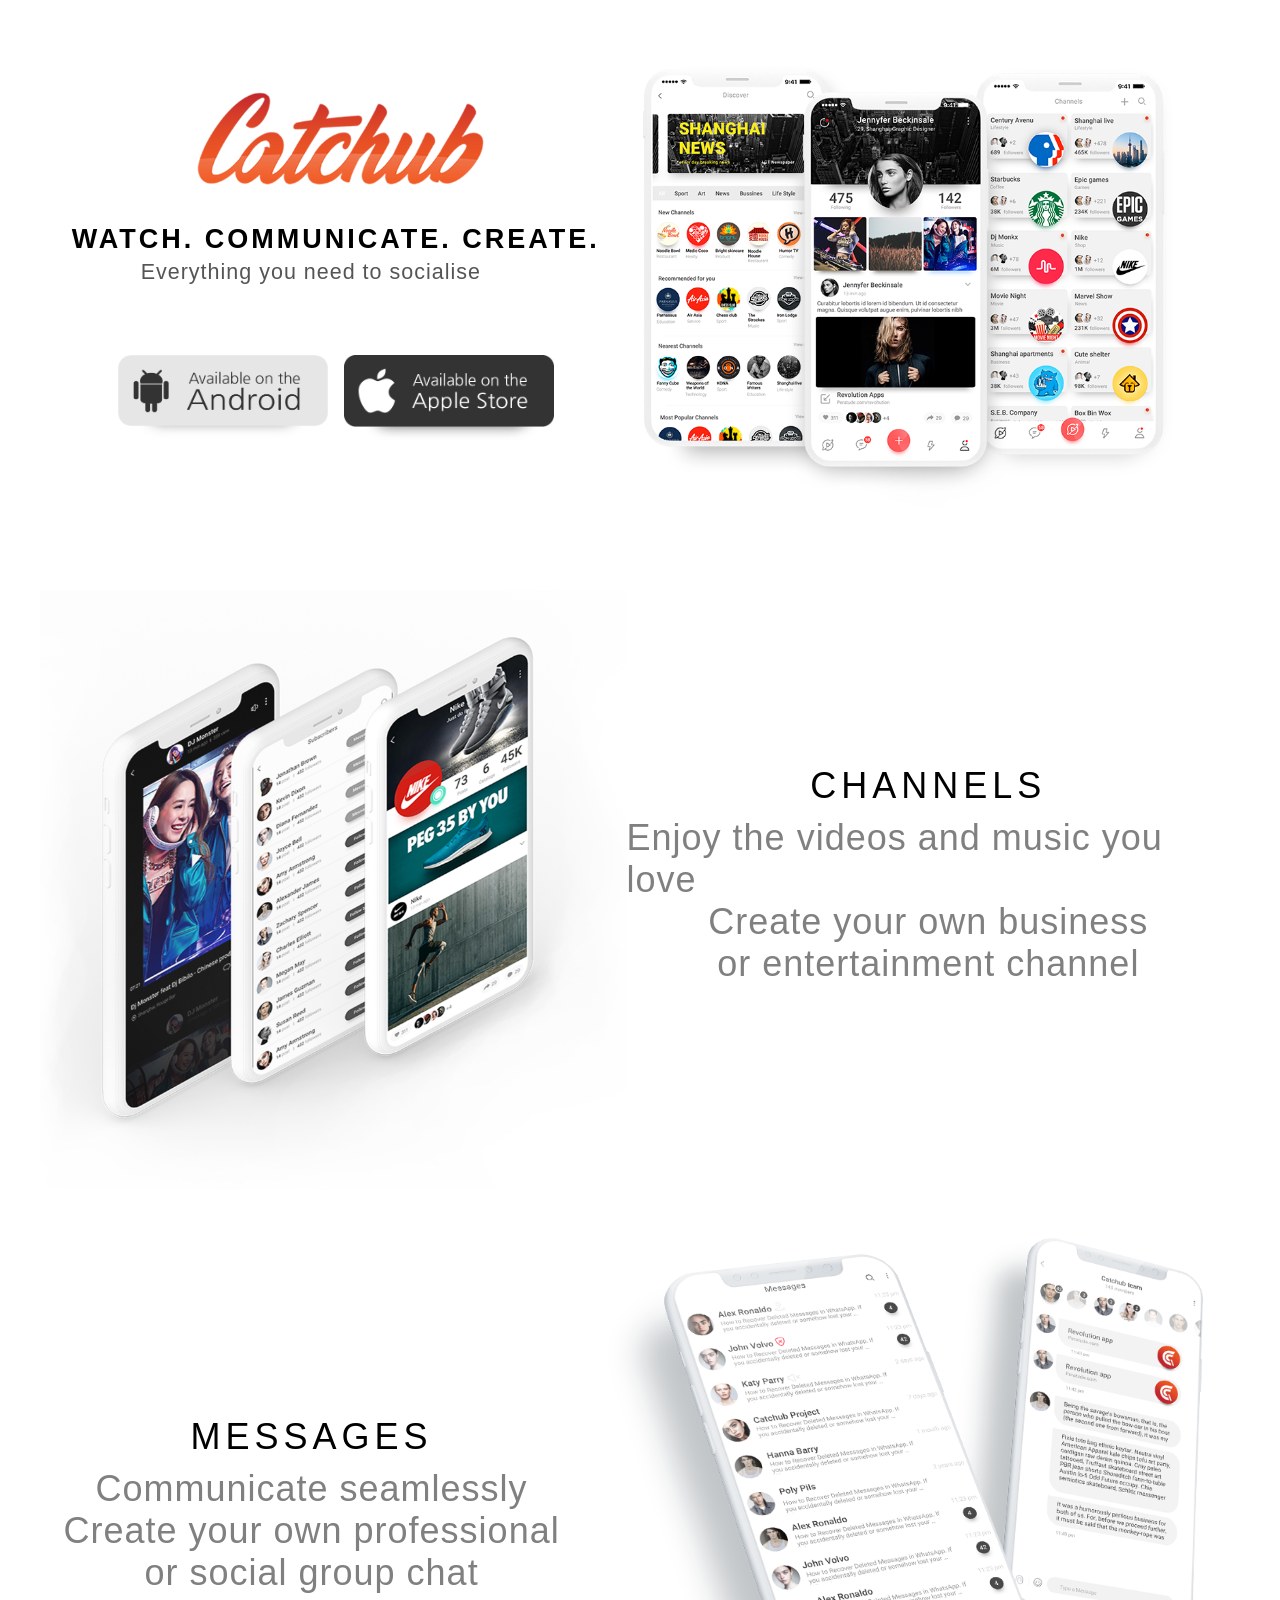
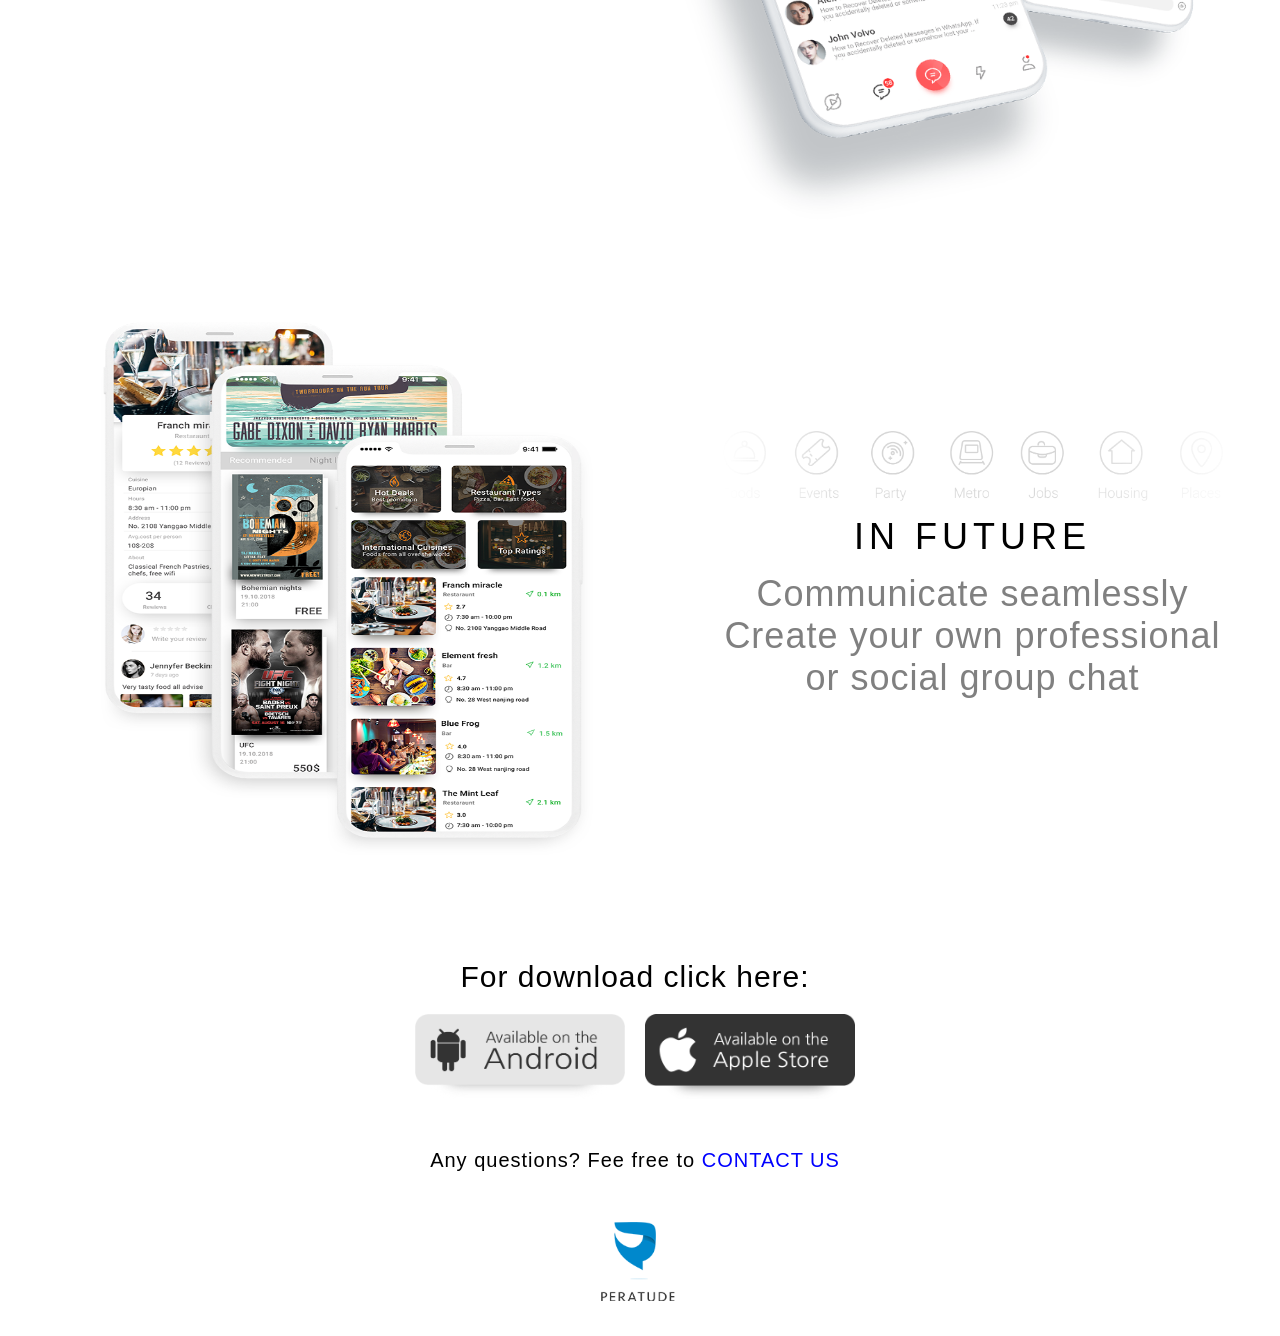
<file: Task2/index.html>
<!DOCTYPE html>
<html lang="en">
<head>
    <meta charset="UTF-8">
    <meta name="viewport" content="width=device-width, initial-scale=1.0">
    <title>Landing Page</title>
    <link rel="stylesheet" href="style.css">
</head>
<body class="body">

    <section class="upper-section">

         <!-- ... Upper left section -->
        <div class="upper-left">
            <img class="upper-logo" src="logo.png" alt="logo">

            <div class="upper-heading-dev">
                <h2 class="upper-heading">WATCH. COMMUNICATE. CREATE.</h2>
                <h4 class="upper-subheading">Everything you need to socialise</h4>
            </div>
            
            <div class="upper-links">
                <img class="link" src="play_store.png" alt="play_store logo">
                <img class="link" src="app_store.png" alt="app_store logo">
            </div>
        </div>

         <!-- ... Upper right section -->
        <img class="image" src="top_screens.png" alt="screens logo">
    </section>

    <section class="second-section">

        <div class="second-upper">
            <!-- ... Second section -->
            <img class="image images" src="sec_screens.png" alt="sec_screens logo">

             <!-- ... second right section\ -->
            <div class="second-right">
                <h2 class="heading">CHANNELS</h2>
                <p class="para">
                    <span>Enjoy the videos and music you love</span>
                    <span>Create your own business</span>
                    <span>or entertainment channel</span>
                </p>
            </div>
        </div>
        <div class="second-below">
                 <!-- ... third left section -->
            <div class="third-left">
                <h2 class="heading">MESSAGES</h2>
                <p class="para">
                    <span>Communicate seamlessly</span>
                    <span>Create your own professional</span>
                    <span>or social group chat</span>
                </p>
            </div>

             <!-- ... third right section -->
            <img class="image images" src="thhh_screens.png" alt="third-screen logo">
        </div>
    </section>

    <section class="fourth-section">

        <!-- ... fourth left section -->
        <img class="image images" src="for_screens.png" alt="four_screen logo">

         <!-- ... fourth right section\ -->
        <div class="four-right">
            <img class="four-right-image" src="vectors.png" alt="vectors logo">
            <h2 class="heading">IN FUTURE</h2>
            <p class="para">
                <span>Communicate seamlessly</span>
                <span>Create your own professional</span>
                <span>or social group chat</span>
            </p>
        </div>
    </section>

    <footer class="Footer">
        <div class="footer">
            <h5 class="footer-heading">For download click here:</h5>

            <div class="footer-links">
                <img class="link" src="play_store.png" alt="play_store logo">
                <img class="link" src="app_store.png" alt="app_store logo">
            </div>

            <p class="footer-para">Any questions? Fee free to <span class="footer-para-blue">CONTACT US</span></p>

            <img class="footer-logo" src="peratude.png" alt="peratude logo">
        </div>
    </footer>
    
</body>
</html>
</file>
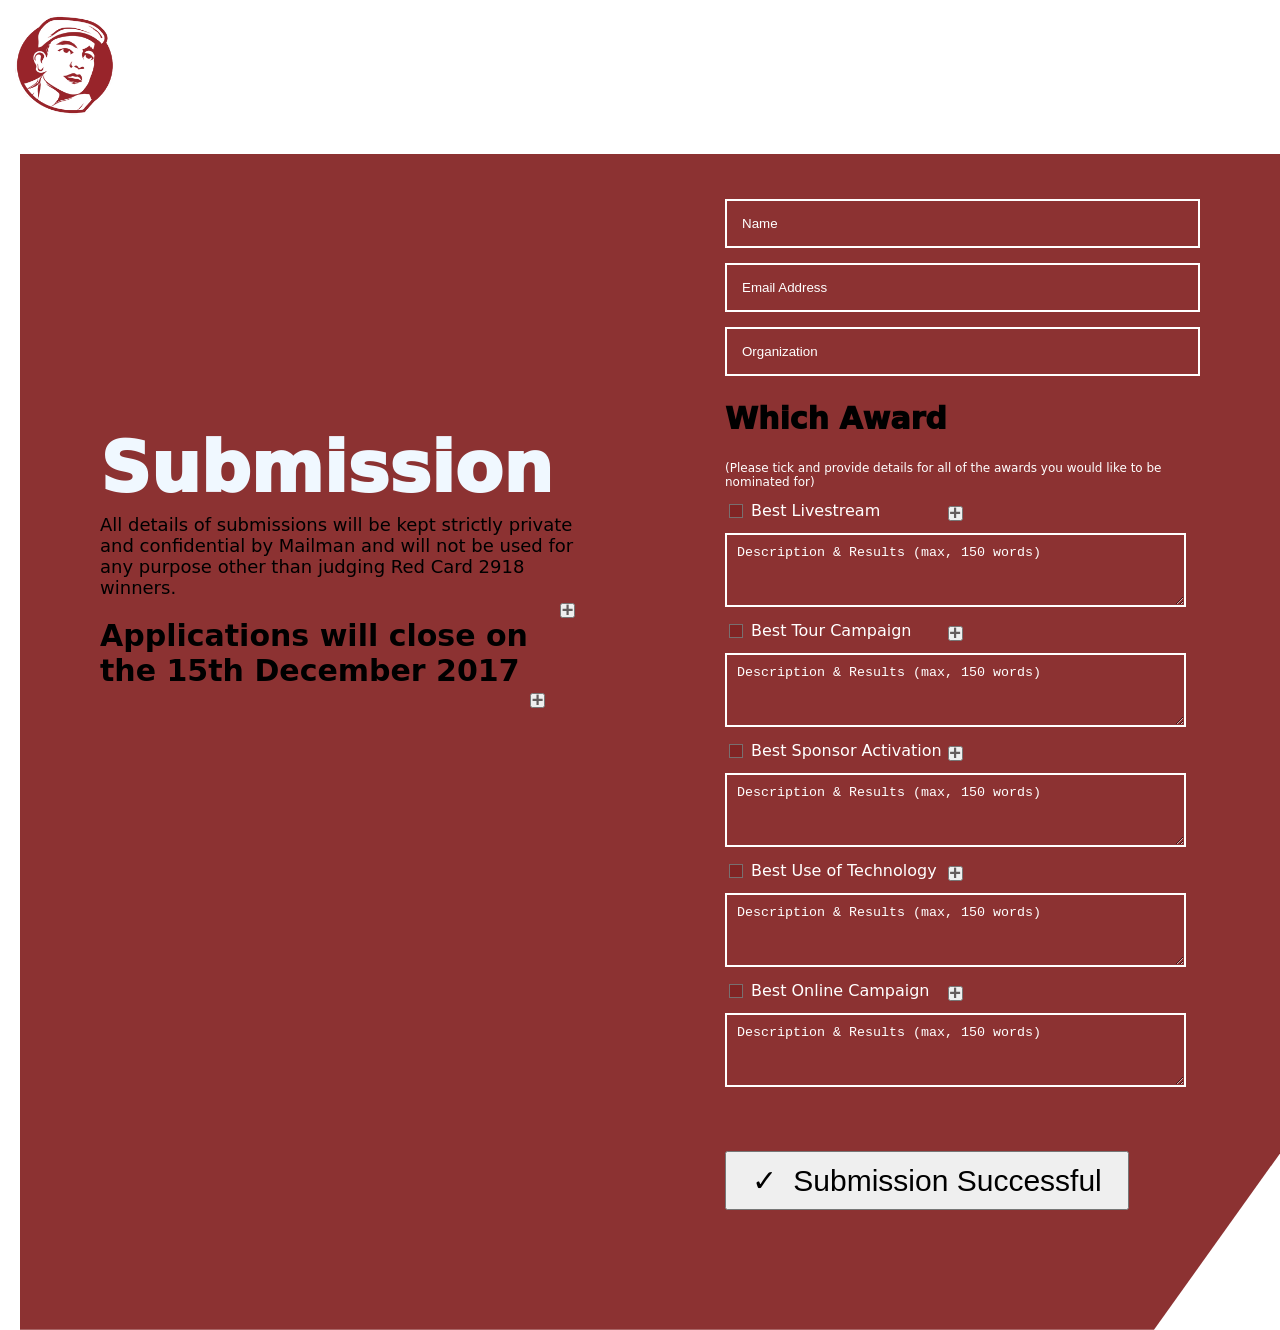
<file: Task3/index.html>
<!DOCTYPE html>
<html lang="en">
<head>
    <meta charset="UTF-8">
    <meta name="viewport" content="width=device-width, initial-scale=1.0">
    <title>Screen1</title>
    <link rel="stylesheet" href="style.css">
</head>
<body>
    <header>
        <img class="logo" src="logo.png" alt="header-logo">
    </header>

    <main>
        <form  action="">
            <section class="undertaken-area">
                <h2 class="main-heading">Submission</h2>
                
                <div class="div">
                    <label class="undertaken" for="undertaken">All details of submissions will be kept strictly private and confidential by Mailman and will not be used for any purpose other than judging Red Card 2918 winners.</label>
                    <button class=" plus checkbox">+</button>
                </div>

                <div class="div">
                    <label class="deadline" for="deadline">Applications will close on the 15th December 2017</label>
                    <button class=" plus second checkbox">+</button>
                </div>
                
            </section>

            <section class="input-area">

                <section class="person-details">

                    <input type="text" name="name" class="input-box" placeholder="Name" required>

                    <input type="email" name="email" class="input-box" placeholder="Email Address" required>

                    <input type="text" name="organization" class="input-box" placeholder="Organization" required>

                </section>

                <section class="checkbox-area">

                    <h2>Which Award</h2>
                    <p>(Please tick and provide details for all of the awards you would like to be nominated for)</p>

                    <article>

                        <div class="upper-check">
                            <div class="upper">
                                <input type="checkbox" class="input" id="livestream" name="livestream">

                                <label for="livestream">Best Livestream</label>
                            </div>
                            
                            <button class=" plus checkbox">+</button>
                        </div>
                        

                        <div>
                            <textarea name="description" class="description" id="description" placeholder="Description & Results (max, 150 words)"></textarea>
                        </div>

                    </article>
                    
                    <article>

                        <div class="upper-check">
                            <div class="upper">
                                <input type="checkbox" class="input" id="campaign" name="campaign">

                                <label for="campaign">Best Tour Campaign</label>
                            </div>
                            <button class="checkbox plus">+</button>
                        </div>
                        

                        <div>
                            <textarea class="description" class="description" name="description" id="description" placeholder="Description & Results (max, 150 words)"></textarea>
                        </div>

                    </article>

                    <article>

                        <div class="upper-check">
                            <div class="upper">
                                <input type="checkbox" class="input" id="activation" name="activation">

                                <label for="activation">Best Sponsor Activation</label>
                            </div>

                            <button class="plus checkbox">+</button>
                        </div>
                        

                        <div>
                            <textarea name="description" class="description" id="description" placeholder="Description & Results (max, 150 words)"></textarea>
                        </div>

                    </article>

                    <article>

                        <div class="upper-check">
                            <div class="upper">
                                <input type="checkbox" class="input" id="technology" name="technology">

                                <label for="technology">Best Use of Technology</label>
                            </div>

                            <button class="plus checkbox">+</button>
                        </div>
                        

                        <div>
                            <textarea name="description" class="description" id="description" placeholder="Description & Results (max, 150 words)"></textarea>
                        </div>

                    </article>

                    <article>

                        <div class="upper-check">
                            <div class="upper">
                                <input type="checkbox" class="input" id="oCampaign" name="oCampaign">

                                <label for="oCampaign">Best Online Campaign</label>
                            </div>

                            <button class="checkbox plus">+</button>
                        </div>

                        <div>
                            <textarea name="description" class="description" id="description" placeholder="Description & Results (max, 150 words)"></textarea>
                        </div>

                    </article>

                </section>

                <button class="submit-button">  Submission Successful</button>

            </section>

            <!-- <div class="last-div">
                <img class="image" src="icon_awards(1).png" alt="icon-bottom">
            </div> -->
            
        </form>
    </main>
</body>
</html>
</file>
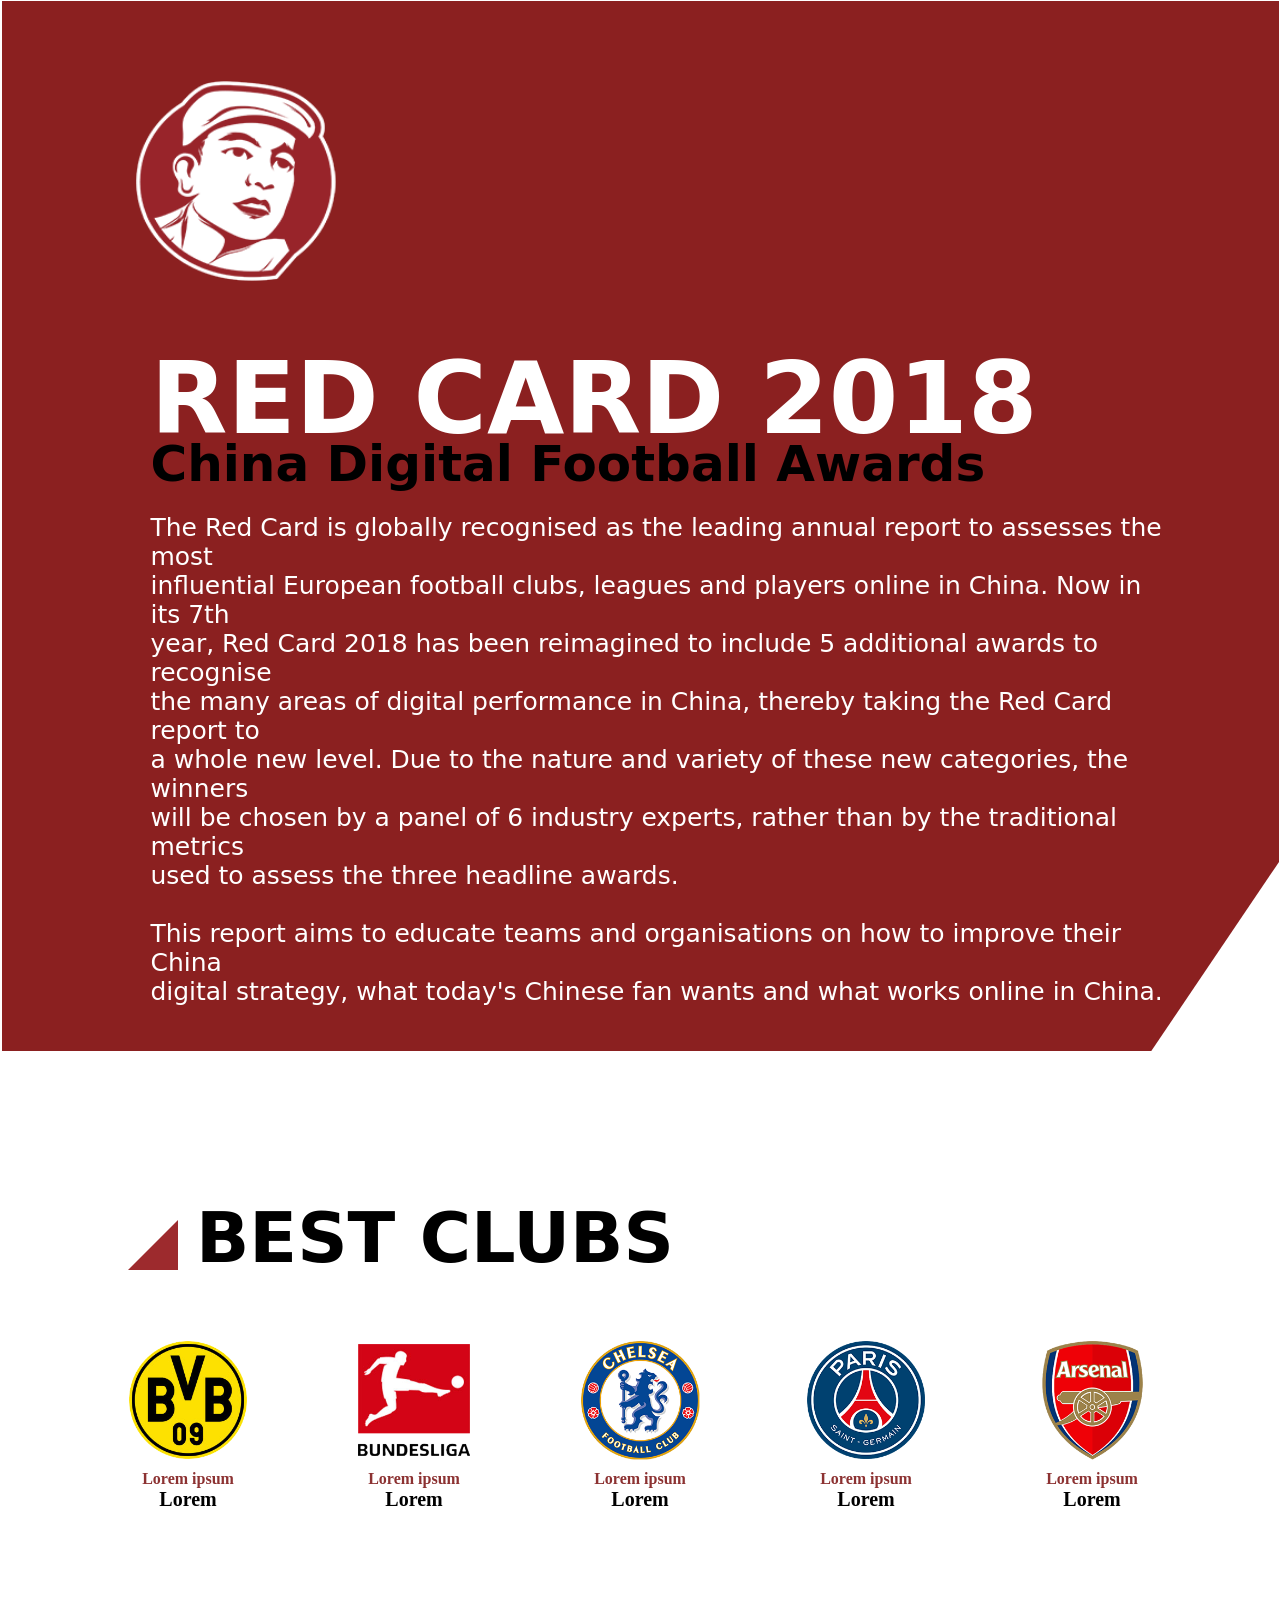
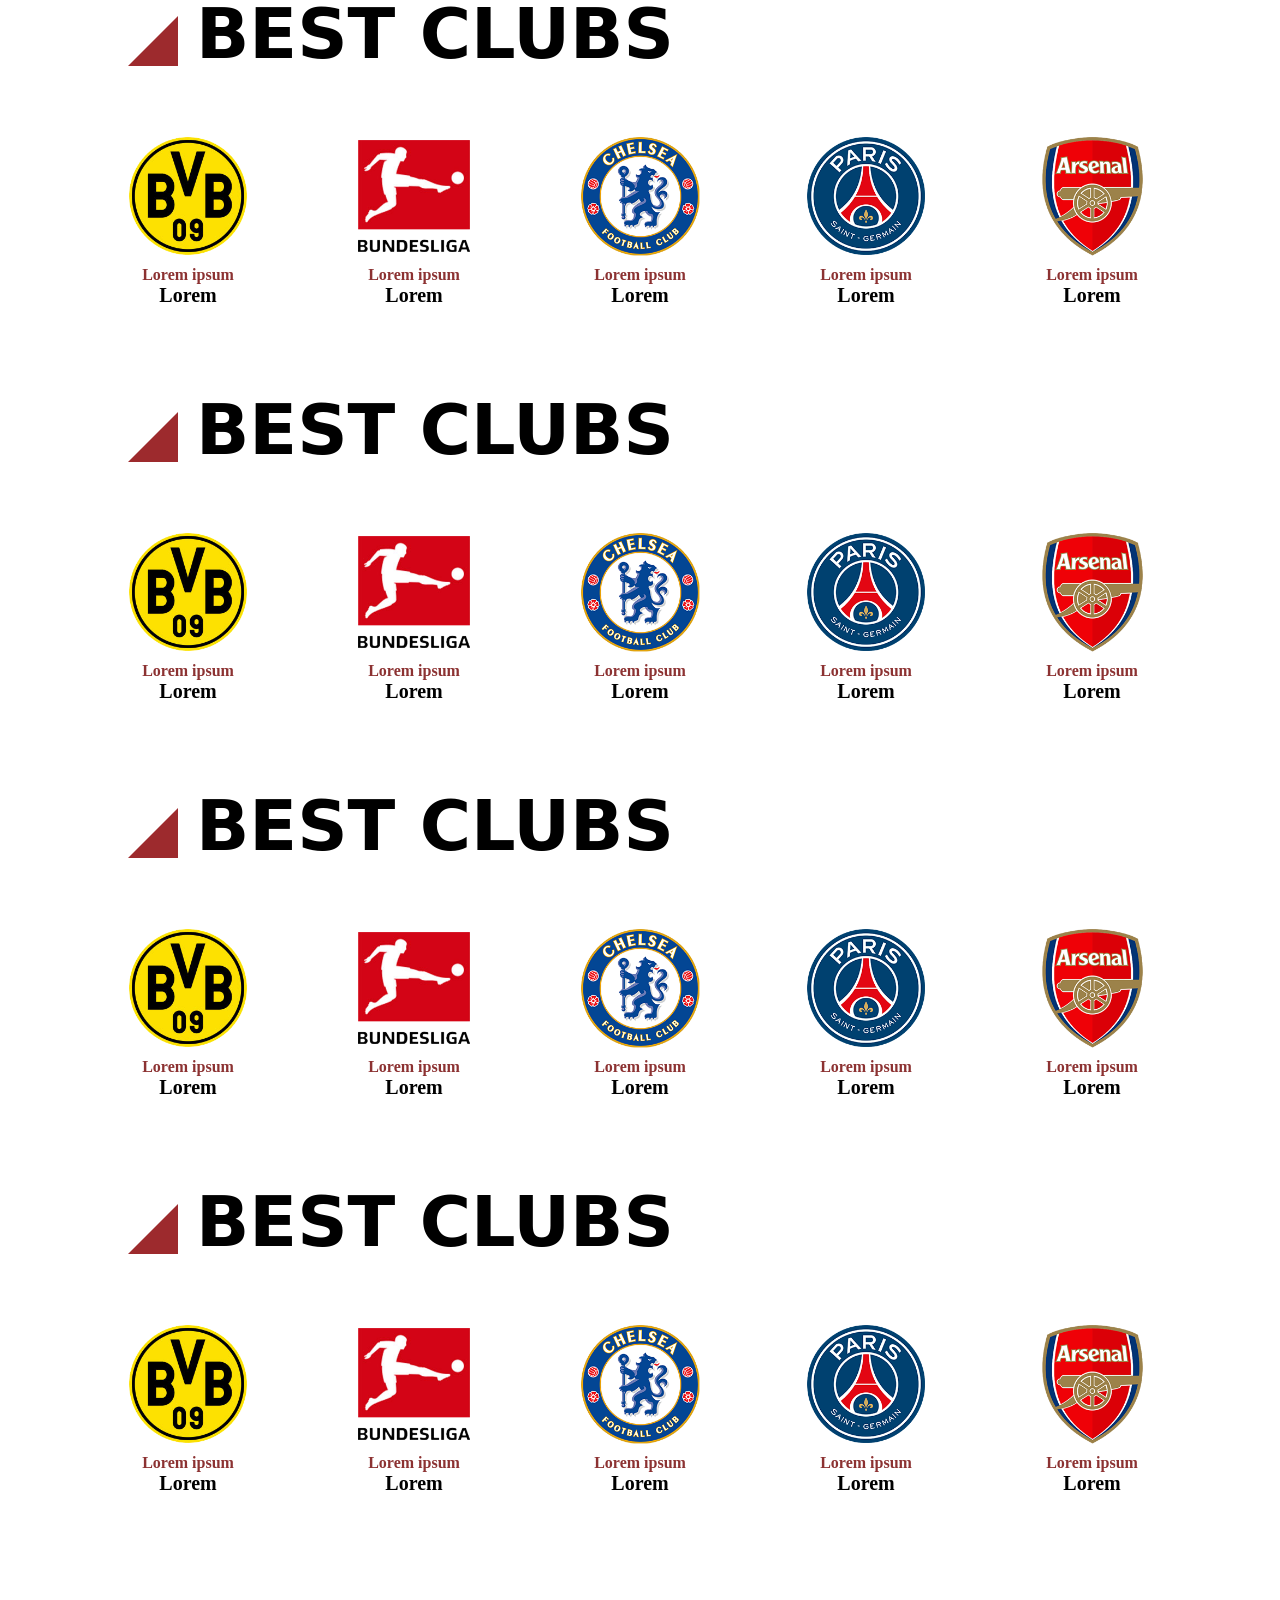
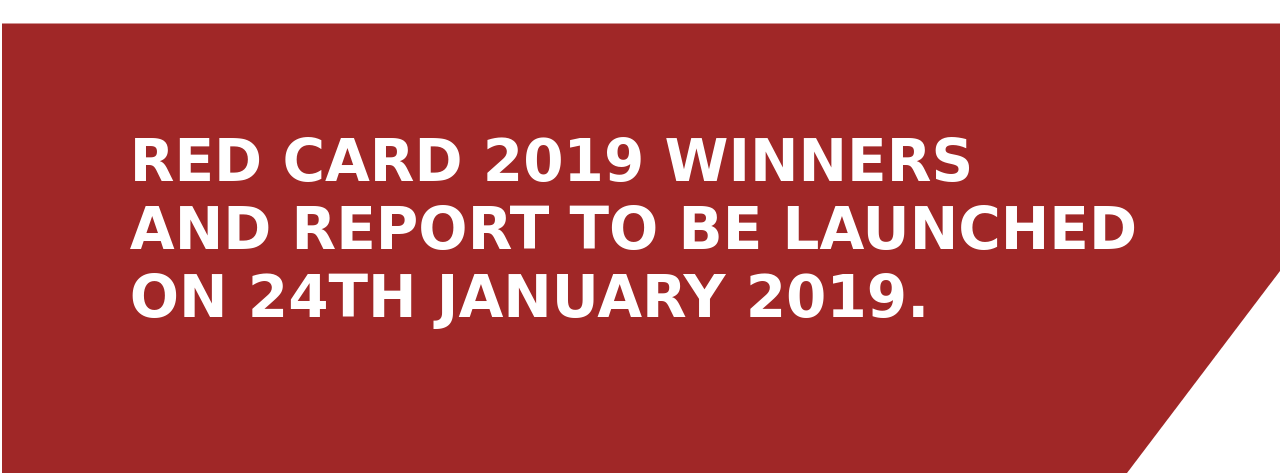
<file: Task4/index.html>
<!DOCTYPE html>
<html lang="en">
    <head>
        <meta charset="UTF-8">
        <meta name="viewport" content="width=device-width, initial-scale=1.0">
        <title>RedCard2 - Task4</title>
        <link rel="stylesheet" href="style.css">
    </head>

    <body>
        <section class="hero-banner">
            <div class="hero-banner-logo">
                <img src="logo.png" alt="Red Card logo">
            </div>

            <div class="hero-banner-content">
                <h1 class="hero-banner-title">RED CARD 2018</h1>
                <h3 class="hero-banner-subtitle">China Digital Football Awards</h3>

                <p class="hero-banner-text">
                    The Red Card is globally recognised as the leading annual report to assesses the most <br>
                    influential European football clubs, leagues and players online in China. Now in its 7th <br>
                    year, Red Card 2018 has been reimagined to include 5 additional awards to recognise <br>
                    the many areas of digital performance in China, thereby taking the Red Card report to <br>
                    a whole new level. Due to the nature and variety of these new categories, the winners <br>
                    will be chosen by a panel of 6 industry experts, rather than by the traditional metrics <br>
                    used to assess the three headline awards.
                    
                    <br><br>

                    This report aims to educate teams and organisations on how to improve their China <br>
                    digital strategy, what today's Chinese fan wants and what works online in China.
                </p>
            </div>
        </section>

        <div class="awards-section">

            <div class="award-category">
                <div class="award-category-heading">
                    <img src="icon_awards.png" alt="Award icon">
                    <h2>Best Clubs</h2>
                </div>

                <div class="club-list">
                    <div class="club-card">
                        <img src="1.png" alt="Club logo">
                        <h4 class="club-card-name">Lorem ipsum</h4>
                        <h5 class="club-card-rank">Lorem</h5>
                    </div>

                    <div class="club-card">
                        <img src="2.png" alt="Club logo">
                        <h4 class="club-card-name">Lorem ipsum</h4>
                        <h5 class="club-card-rank">Lorem</h5>
                    </div>

                    <div class="club-card">
                        <img src="3.png" alt="Club logo">
                        <h4 class="club-card-name">Lorem ipsum</h4>
                        <h5 class="club-card-rank">Lorem</h5>
                    </div>

                    <div class="club-card">
                        <img src="4.png" alt="Club logo">
                        <h4 class="club-card-name">Lorem ipsum</h4>
                        <h5 class="club-card-rank">Lorem</h5>
                    </div>

                    <div class="club-card">
                        <img src="5.png" alt="Club logo">
                        <h4 class="club-card-name">Lorem ipsum</h4>
                        <h5 class="club-card-rank">Lorem</h5>
                    </div>
                </div>
            </div>

            <div class="award-category">
                <div class="award-category-heading">
                    <img src="icon_awards.png" alt="Award icon">
                    <h2>Best Clubs</h2>
                </div>

                <div class="club-list">
                    <div class="club-card">
                        <img src="1.png" alt="Club logo">
                        <h4 class="club-card-name">Lorem ipsum</h4>
                        <h5 class="club-card-rank">Lorem</h5>
                    </div>

                    <div class="club-card">
                        <img src="2.png" alt="Club logo">
                        <h4 class="club-card-name">Lorem ipsum</h4>
                        <h5 class="club-card-rank">Lorem</h5>
                    </div>

                    <div class="club-card">
                        <img src="3.png" alt="Club logo">
                        <h4 class="club-card-name">Lorem ipsum</h4>
                        <h5 class="club-card-rank">Lorem</h5>
                    </div>

                    <div class="club-card">
                        <img src="4.png" alt="Club logo">
                        <h4 class="club-card-name">Lorem ipsum</h4>
                        <h5 class="club-card-rank">Lorem</h5>
                    </div>

                    <div class="club-card">
                        <img src="5.png" alt="Club logo">
                        <h4 class="club-card-name">Lorem ipsum</h4>
                        <h5 class="club-card-rank">Lorem</h5>
                    </div>
                </div>
            </div>

            <div class="award-category">
                <div class="award-category-heading">
                    <img src="icon_awards.png" alt="Award icon">
                    <h2>Best Clubs</h2>
                </div>

                <div class="club-list">
                    <div class="club-card">
                        <img src="1.png" alt="Club logo">
                        <h4 class="club-card-name">Lorem ipsum</h4>
                        <h5 class="club-card-rank">Lorem</h5>
                    </div>

                    <div class="club-card">
                        <img src="2.png" alt="Club logo">
                        <h4 class="club-card-name">Lorem ipsum</h4>
                        <h5 class="club-card-rank">Lorem</h5>
                    </div>

                    <div class="club-card">
                        <img src="3.png" alt="Club logo">
                        <h4 class="club-card-name">Lorem ipsum</h4>
                        <h5 class="club-card-rank">Lorem</h5>
                    </div>

                    <div class="club-card">
                        <img src="4.png" alt="Club logo">
                        <h4 class="club-card-name">Lorem ipsum</h4>
                        <h5 class="club-card-rank">Lorem</h5>
                    </div>

                    <div class="club-card">
                        <img src="5.png" alt="Club logo">
                        <h4 class="club-card-name">Lorem ipsum</h4>
                        <h5 class="club-card-rank">Lorem</h5>
                    </div>
                </div>
            </div>

            <div class="award-category">
                <div class="award-category-heading">
                    <img src="icon_awards.png" alt="Award icon">
                    <h2>Best Clubs</h2>
                </div>

                <div class="club-list">
                    <div class="club-card">
                        <img src="1.png" alt="Club logo">
                        <h4 class="club-card-name">Lorem ipsum</h4>
                        <h5 class="club-card-rank">Lorem</h5>
                    </div>

                    <div class="club-card">
                        <img src="2.png" alt="Club logo">
                        <h4 class="club-card-name">Lorem ipsum</h4>
                        <h5 class="club-card-rank">Lorem</h5>
                    </div>

                    <div class="club-card">
                        <img src="3.png" alt="Club logo">
                        <h4 class="club-card-name">Lorem ipsum</h4>
                        <h5 class="club-card-rank">Lorem</h5>
                    </div>

                    <div class="club-card">
                        <img src="4.png" alt="Club logo">
                        <h4 class="club-card-name">Lorem ipsum</h4>
                        <h5 class="club-card-rank">Lorem</h5>
                    </div>

                    <div class="club-card">
                        <img src="5.png" alt="Club logo">
                        <h4 class="club-card-name">Lorem ipsum</h4>
                        <h5 class="club-card-rank">Lorem</h5>
                    </div>
                </div>
            </div>

            <div class="award-category">
                <div class="award-category-heading">
                    <img src="icon_awards.png" alt="Award icon">
                    <h2>Best Clubs</h2>
                </div>

                <div class="club-list">
                    <div class="club-card">
                        <img src="1.png" alt="Club logo">
                        <h4 class="club-card-name">Lorem ipsum</h4>
                        <h5 class="club-card-rank">Lorem</h5>
                    </div>

                    <div class="club-card">
                        <img src="2.png" alt="Club logo">
                        <h4 class="club-card-name">Lorem ipsum</h4>
                        <h5 class="club-card-rank">Lorem</h5>
                    </div>

                    <div class="club-card">
                        <img src="3.png" alt="Club logo">
                        <h4 class="club-card-name">Lorem ipsum</h4>
                        <h5 class="club-card-rank">Lorem</h5>
                    </div>

                    <div class="club-card">
                        <img src="4.png" alt="Club logo">
                        <h4 class="club-card-name">Lorem ipsum</h4>
                        <h5 class="club-card-rank">Lorem</h5>
                    </div>

                    <div class="club-card">
                        <img src="5.png" alt="Club logo">
                        <h4 class="club-card-name">Lorem ipsum</h4>
                        <h5 class="club-card-rank">Lorem</h5>
                    </div>
                </div>
            </div>

        </div>

        <section class="closing-banner">
            <h1 class="closing-banner-heading">
                RED CARD 2019 WINNERS <br>
                AND REPORT TO BE LAUNCHED <br>
                ON 24TH JANUARY 2019.
            </h1>
        </section>
    </body>
</html>
</file>
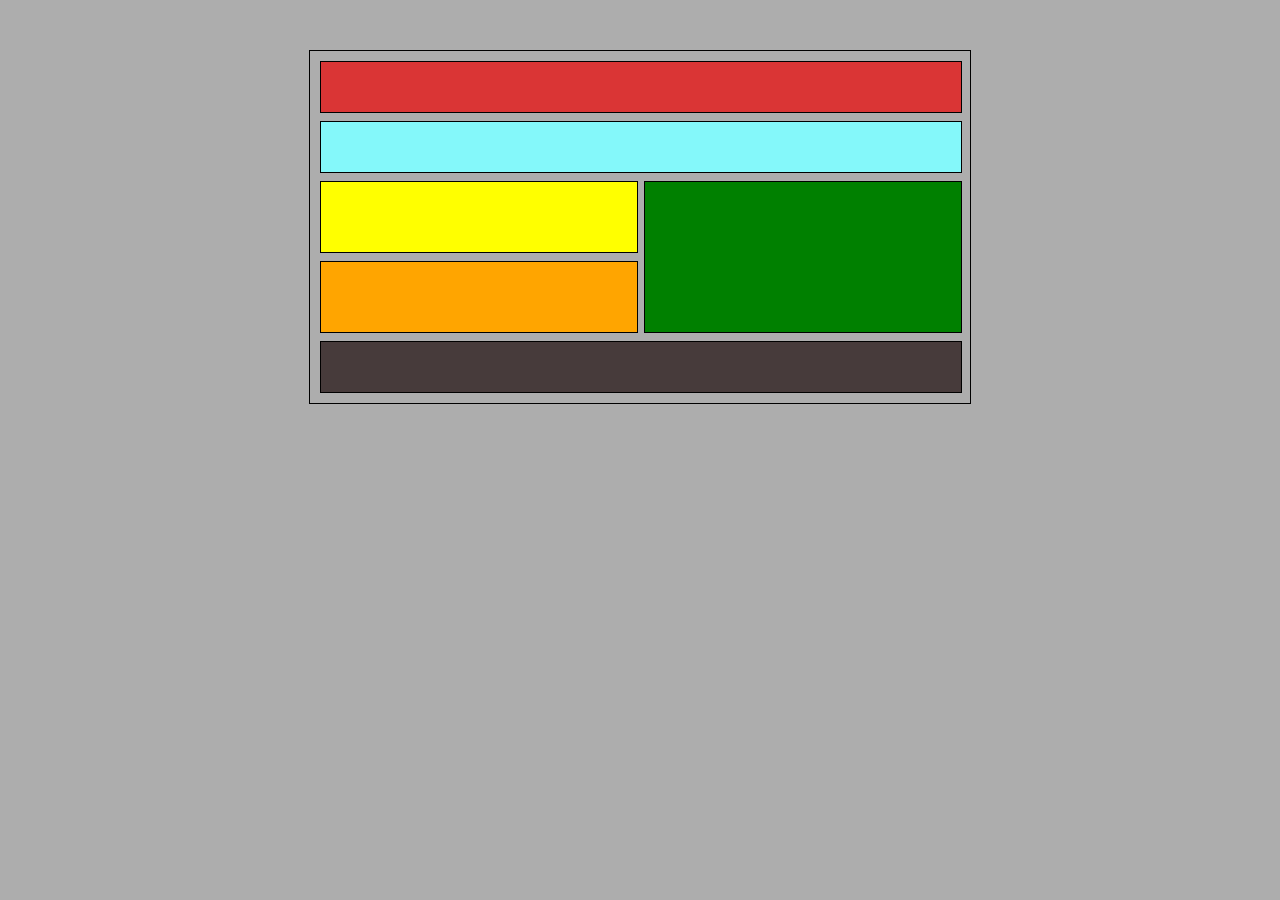
<file: Task1/First-task.html>
<!DOCTYPE html>
<html lang="en">
<head>
    <meta charset="UTF-8">
    <meta name="viewport" content="width=device-width, initial-scale=1.0">
    <title>Document</title>
    <link rel="stylesheet" href="First-task.css">
</head>
<body>

    <header id="header">
    </header>

    <nav id="first-section"></nav>

    <main id="main-body">
        <section id="main-section">
            <article id="sec-section"></article>
            <article id="third-section"></article>
        </section>

        <aside id="right-section"></aside>
    </main>

    <footer id="footer"></footer>
    
</body>
</html>
</file>
<file: Task2/style.css>
* {
    margin: 0;
    padding: 0;
    box-sizing: border-box;
    font-family:'Gill Sans', 'Gill Sans MT', Calibri, 'Trebuchet MS', sans-serif;
    letter-spacing: 1px;
}

body{
    background-color: white;
    height: screen;
    margin: 10px;
    margin-right: 20px;
}

.upper-section{
    display:flex;
    justify-content: center;
    margin-top: 30px;
    margin-bottom: 30px;
}

.upper-left{
    display:flex;
    flex-direction: column;
    justify-content: start;
    align-items: center;
    gap: 0px;
    margin-top: 35px;
}

.upper-logo{
    width: 350px;
}

.upper-heading{
    font-size: 27px;
    letter-spacing: 3px;
    margin-bottom: 5px;
    font-weight: 600;
    font-family:sans-serif;
}

.upper-subheading{
    font-size: 21.5px;
    color: rgb(86, 85, 85);
    font-family:Arial, Helvetica, sans-serif;
    font-weight: 200;
    margin-right: 50px;
}

.upper-heading-dev{
    display: flex;
    flex-direction: column;
    align-items: center;
    justify-content: center;
}

.upper-links{
    display: flex;
    gap: 16px;
    margin-top: 60px;
}

.link{
    width: 210px;
    height: 85px;
    margin-top: 10px;
}

.image{
    height: 500px;
}

.second-section{
    display: flex;
    flex-direction: column;
    margin-top: 30px;
    margin-bottom: 30px;
}

.second-upper, .second-below{
    display: flex;
    justify-content: space-around;
    align-items: center;
    margin-right: 30px;
    margin-left: 30px;
}

.second-right, .third-left{
    display: flex;
    flex-direction: column;
    justify-content: center;
    align-items: center;
    gap: 10px;
}

.images{
width: 600px;
height: 600px;
margin-top: 30px;
}

.heading{
    font-size: 36px;
    letter-spacing: 5px;
    font-weight: 300;
}

.para{
    display: flex;
    flex-direction: column;
    color: gray;
    align-items: center;
    font-size: 36px;
    font-family: sans;
    font-weight: 100;
}

.fourth-section{
    display: flex;
    justify-content: space-around;
    margin-top: 30px;
    margin-bottom: 80px;
}

.four-right-image{
    width: 500px;
}

.four-right{
    display: flex;
    flex-direction: column;
    justify-content: center;
    align-items: center;
    gap: 15px;
}

.Footer{
    display: flex;
    justify-content: center;
}

.footer-heading{
    font-size: 30px;
    font-weight: 300;
}

.footer-links{
    display: flex;
    gap: 20px;
    margin-bottom: 40px;
}
.footer-para{
    font-size: 20px;
    font-family:Arial, Helvetica, sans-serif;
    font-weight: 100;
}
.footer{
    display: flex;
    flex-direction: column;
    align-items: center;
    gap: 10px;
}

.footer-para-blue{
    color: blue;
}

.footer-logo{
    width: 120px;
    margin-top: 20px;
}
</file>
<file: Task3/style.css>
body{
    margin: 0;
    padding: 0;
    font-family: system-ui, -apple-system, BlinkMacSystemFont, 'Segoe UI', Roboto, Oxygen, Ubuntu, Cantarell, 'Open Sans', 'Helvetica Neue', sans-serif;
}

.logo{
    width: 100px;
    height: 100px;
    margin: 15px;
}

form{
background-color: #8c3232;
margin-left: 20px;
padding-left: 80px;
padding-right: 80px;
padding-top: 15px;
display: grid;
grid-template-columns: 1fr 1fr;
gap: 150px;
margin-top: 20px;
padding-bottom: 120px;
clip-path: polygon(
    0 0,
    100% 0,
    100% 85%,
    90% 100%,
    0 100%
);
}

.undertaken-area{
    display: flex;
    flex-direction: column;
    margin-top: 200px;
}

.main-heading{
    font-size: 70px;
    font-weight: 1000;
    color: aliceblue;
    margin-bottom: 5px;

}

.undertaken, .deadline{
    display: block;
    font-size: 18px;
    font-weight: 500;
}

.div{
    display: flex;
    flex-direction: column;
    align-items: flex-end;
    width: 100%;
}

.second{
    margin-right: 30px;
}

input[type="checkbox"]{
    width: 18px;
    height: 18px;
}

.deadline{
    font-weight: 600;
    font-size: 30px;
    font-weight: bolder;
}

.input-area{
    margin-top: 30px;
}

.person-details{
    display: flex;
    flex-direction: column;
    gap: 15px;
}
.input-box{
    width: 100%;
    box-sizing: border-box;
    padding: 15px;
    background-color: transparent;
    color: white;
    border: 2px solid white;
}

input::placeholder, textarea::placeholder{
    color: white;
}


.checkbox-area h2{
    font-weight: 1000;
    font-size: 30px;
}
.checkbox-area p{
    font-size: 12px;
    color: white;
}

.upper-check{
    display: flex;
    max-width: 50%;
    justify-content:space-between;
    align-items: center;
    color: white;
}

.upper{
    display: flex;
    align-items: center;
    gap: 5px;
}

.checkbox {
    width: 14px;
    height: 14px;
    margin-top: 5px;
}

.description{
    width: 92%;
    padding: 10px;
    padding-bottom: 30px;
    background-color: transparent;
    color: white;
    margin-top: 12px;
    margin-bottom: 10px;
    border-color: white;
    border-width: 2px;
}

.submit-button{
    content: "✓";
    width: 85%;
    padding: 10px;
    font-size: 30px;
    margin-top: 50px;
}

.submit-button::before {
    content: "✓";
    margin-right: 8px;
}

.plus{
    width: 15px;
    height: 15px;
    font-size: 20px;
    font-weight: bold;
    padding: 0;
    color: rgb(99, 92, 92);
    text-align: center;
    display: flex;
    align-items: center;
    justify-content: center;
}

input[type="checkbox"]{
    appearance: none;
    width: 14px;
    height: 14px;
    background-color: rgb(129, 36, 36);
    border: 1px solid rgb(120, 111, 111);
}
</file>
<file: Task4/style.css>
*{
    margin: 0;
    padding: 0;
    box-sizing: border-box;
}

.hero-banner{
    display: flex;
    margin: 1px 1px 16px 2px;
    padding: 0 94px 0 94px;
    background-color: #8b2020;
    height: 1050px;
    flex-direction: column;
    position: relative;
    clip-path: polygon(0 0, 100% 0, 100% 82%, 90% 100%, 0 100%);
}

.hero-banner-logo img{
    margin: 80px 0 40px 40px;
    height: 200px;
    width: 200px;
    margin-bottom: 10px;
}

.hero-banner-content h1,
.hero-banner-content h3,
.hero-banner-content p{
    font-family: system-ui, -apple-system, BlinkMacSystemFont, 'Segoe UI', Roboto, Oxygen, Ubuntu, Cantarell, 'Open Sans', 'Helvetica Neue', sans-serif;
    margin-left: 5%;
}

.hero-banner-title{
    margin-top: 45px;
    color: #fff;
    font-size: 100px;
    font-weight: 800;
}

.hero-banner-subtitle{
    margin-top: -2%;
    margin-bottom: 20px;
    font-size: 50px;
    color: #000000;
}

.hero-banner-text{
    color: #fff;
    font-size: 25px;
    margin-right: 1%;
    margin-bottom: 20px;
} 


.awards-section{
    margin: 5% 10% 10% 10%;
}

.award-category-heading{
    display: flex;
}

.award-category-heading img{
    height: 50px;
    margin-top: 105px;
}

.award-category-heading h2{
    color: #000;
    font-family: system-ui, -apple-system, BlinkMacSystemFont, 'Segoe UI', Roboto, Oxygen, Ubuntu, Cantarell, 'Open Sans', 'Helvetica Neue', sans-serif;
    font-size: 70px;
    font-weight: 900;
    margin-left: 18px;
    text-transform: uppercase;
    margin-top: 8%;
    margin-bottom: 5%;
}

.club-list{
    display: flex;
    justify-content: space-between;
}

.club-card{
    display: flex;
    flex-direction: column;
    justify-content: center;
    align-items: center;
}

.club-card img{
    margin: 10px 0 10px 0;
    width: 120px;
    height: 120px;
}

.club-card-name{
    color: #8c3232;
}

.club-card-rank{
    font-size: 20px;
}


.closing-banner{
    background-color: #a02727;
    height: 450px;
    margin-left: 2px;
    display: flex;
    align-items: center;
    position: relative;
    clip-path: polygon(
        0       0, 
        100%    0, 
        100%    55%, 
        88%     100%, 
        0       100%);
}


.closing-banner-heading{
    height: 100px;
    margin-left: 10%;
    margin-top: -5%;
    margin-bottom: 80px;
    font-family: system-ui, -apple-system, BlinkMacSystemFont, 'Segoe UI', Roboto, Oxygen, Ubuntu, Cantarell, 'Open Sans', 'Helvetica Neue', sans-serif;
    font-size: 58px;
    color: #fff;
    font-weight: 800;
}
</file>
<file: Task1/First-task.css>
body{
    background-color: rgb(173, 173, 173);
    border: 1px solid black;
    padding: 10px;
    margin: 50px auto;
    display: flex;
    flex-direction: column;
    gap: 8px;
    width: 50%;
    display: flex;
    flex-direction: column;
    justify-content: center; 
    
}


#header{
    background-color: rgb(218, 53, 53);
    width: 100%;
    gap: 2px;
    height: 50px;
    display: flex;
    justify-content: center;
    align-items: center;
    border: 1px solid black;
}
#first-section{
    background-color: rgb(132, 248, 250);
    width: 100%;
    gap: 2px;
    height: 50px;
    display: flex;
    justify-content: center;
    align-items: center;
    border: 1px solid black;
}

#main-body{
    display: grid;
    grid-template-columns: 1fr 1fr;
    gap: 8px;
}

#main-section{
    display: flex;
    flex-direction: column;
    gap: 8px;
}

#sec-section{
    background-color: yellow;
    width: 100%;
    gap: 8px;
    height: 70px;
    border: 1px solid black;
}

#third-section{
    background-color: orange;
    width: 100%;
    gap: 8px;
    height: 70px;
    border: 1px solid black;
}

#right-section{
    background-color: green;
    width: 100%;
    gap: 8px;
    border: 1px solid black;
}

#footer{
    background-color: rgb(71, 59, 59);
    width: 100%;
    gap: 2px;
    height: 50px;
    display: flex;
    justify-content: center;
    align-items: center;
    border: 1px solid black;
}
</file>
